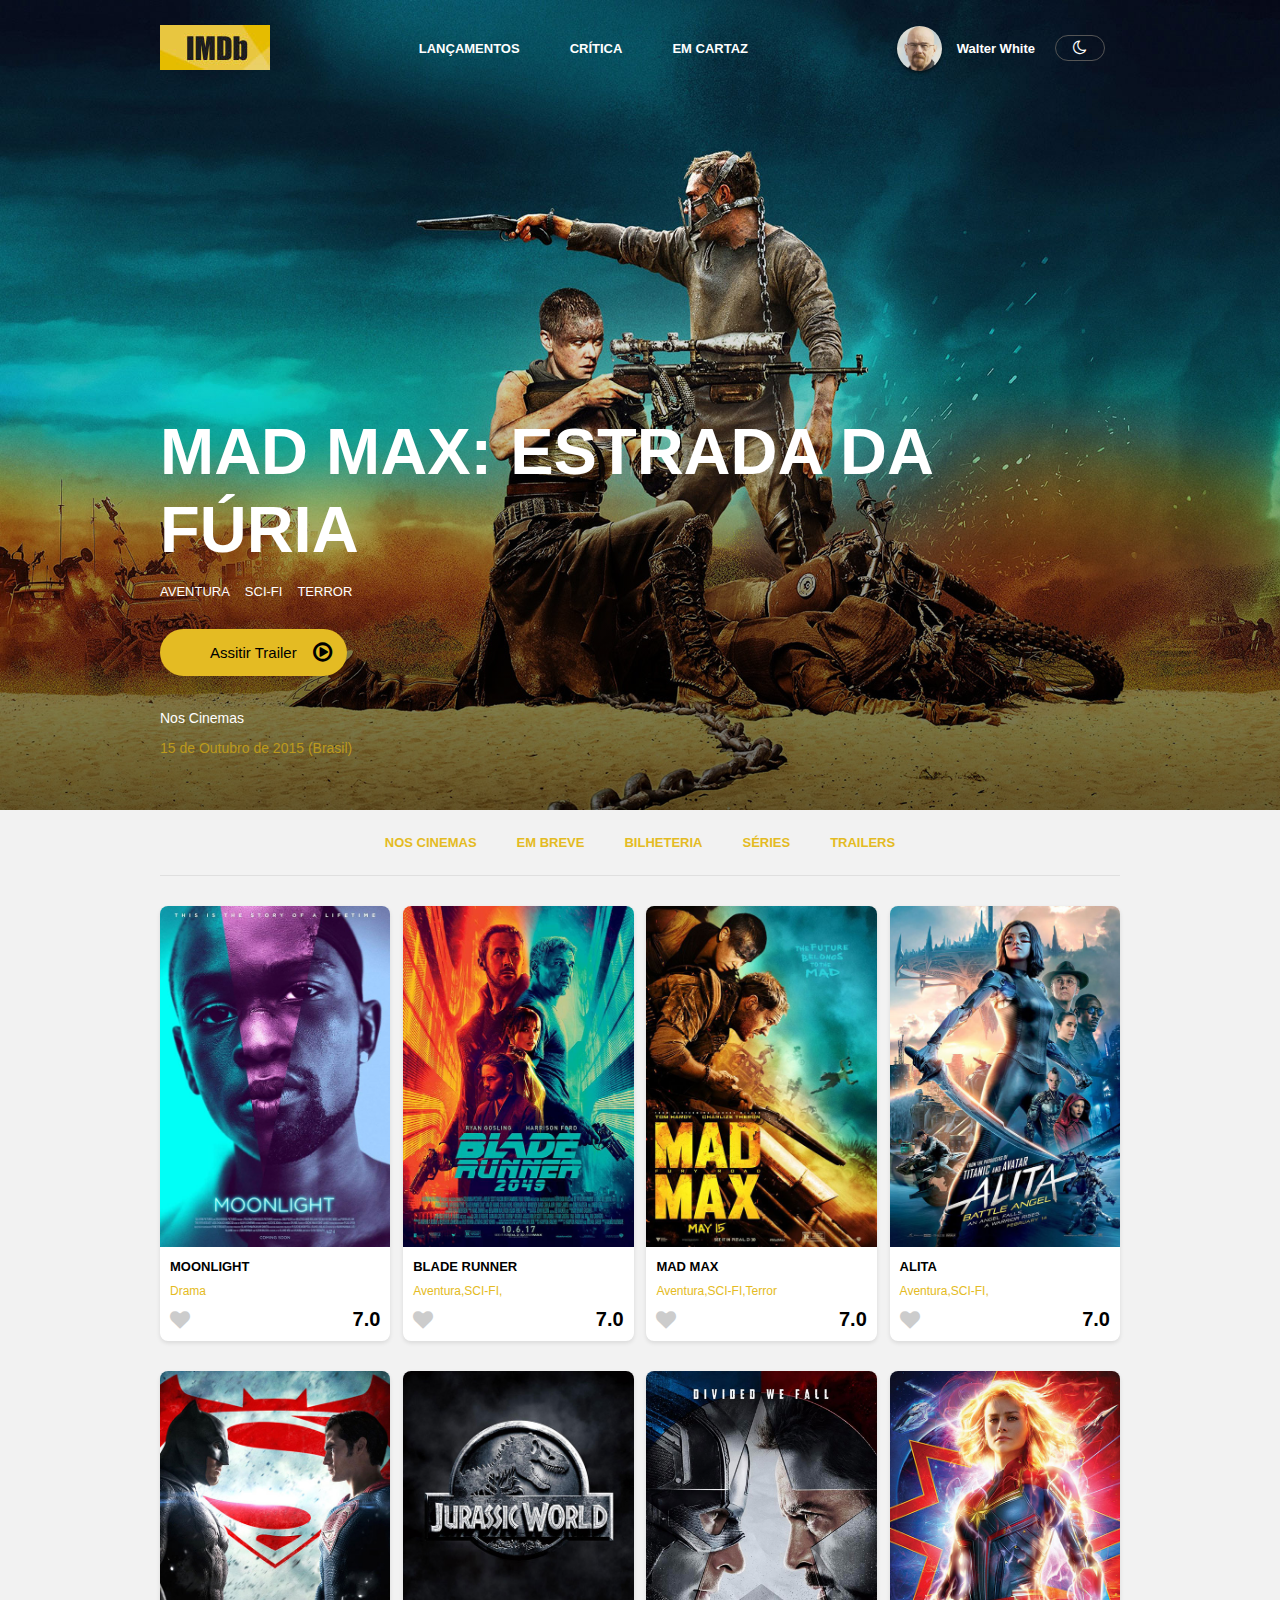
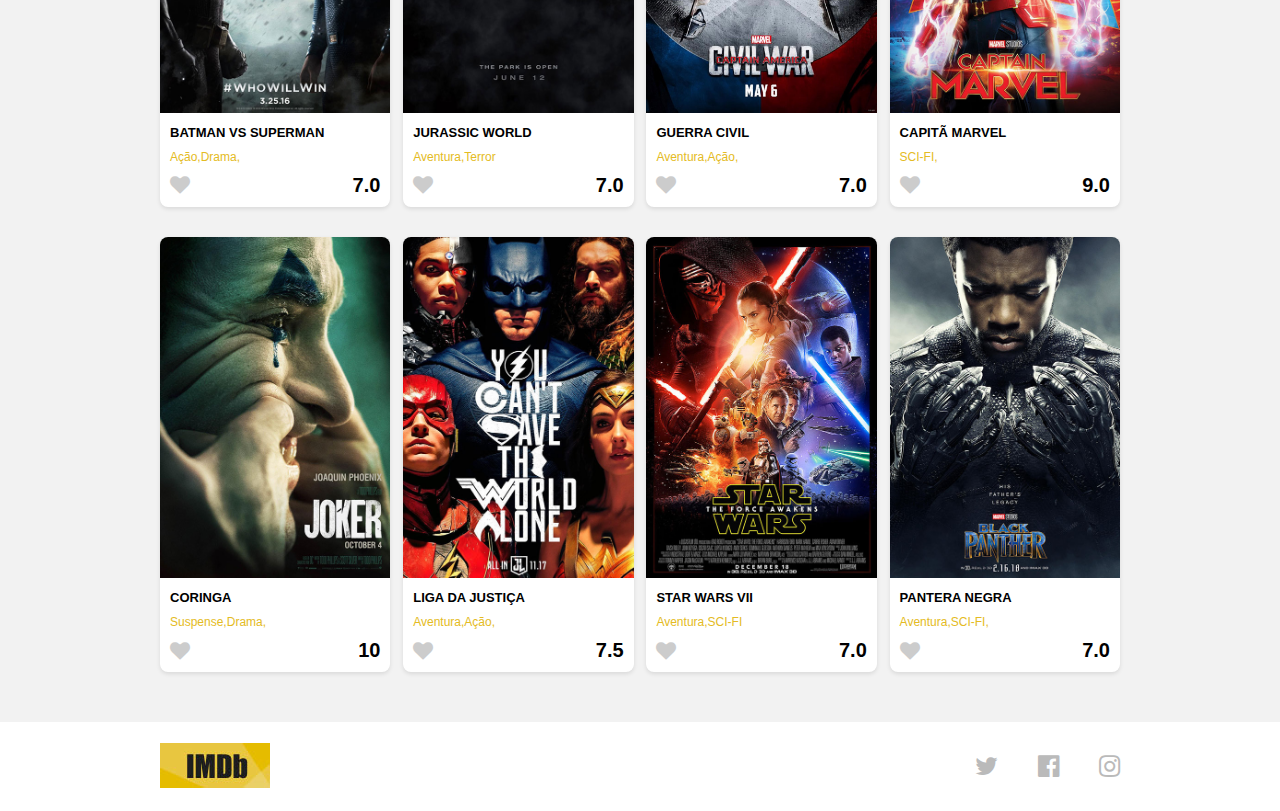
<file: primeiro-modulo/public/index.html>
<!DOCTYPE html>
<html class="no-js" lang="pt-br">

<head>
	<meta charset="utf-8" />
	<meta http-equiv="x-ua-compatible" content="ie=edge" />
	<title>IMDB - CodeNation Filmes</title>
	<meta name="description" content="" />
	<link rel="shortcut icon" type="image/png" href="/favicon.png" />
	<meta name="viewport" content="width=device-width, initial-scale=1" />

	<link rel="stylesheet" href="css/normalize.css" />
	<link rel="stylesheet" href="css/main.css" />
</head>

<body>
	<header class="header">
		<nav class="header-nav">
			<div class="container">
				<a href="#" class="header-logo">
					<img src="img/logo-imdb.jpg" alt="logo IMDB" />
				</a>

				<ul class="header-nav-link">
					<li class="header-nav-link-item"><a href="#">Lançamentos</a></li>
					<li class="header-nav-link-item"><a href="#">Crítica</a></li>
					<li class="header-nav-link-item"><a href="#">Em Cartaz</a></li>
				</ul>

				<div class="header-user">
					<div class="header-user-photo">
						<img src="img/walter-white.jpg" alt="Walter White" />
					</div>

					<div class="header-user-name">
						Walter White
					</div>
					<div class="switch">
						<span class="inner-switch" id="inner-switch">
							<i class="fa fa-moon-o" aria-hidden="true"></i>
						</span>
					</div>
				</div>
			</div>
		</nav>

		<div class="header-content">
			<div class="container">
				<h2 class="header-content-title">Mad Max: Estrada da Fúria</h2>

				<p class="header-content-genre">
					<a href="#" class="header-content-genre-item">Aventura</a>
					<a href="#" class="header-content-genre-item">SCI-FI</a>
					<a href="#" class="header-content-genre-item">Terror</a>
				</p>

				<a href="#" class="header-button">Assitir Trailer <i class="fa fa-play-circle-o"></i></a>

				<div class="header-info">
					<p>Nos Cinemas</p>
					<p>15 de Outubro de 2015 (Brasil)</p>
				</div>
			</div>
		</div>
	</header>

	<main class="catalog">
		<nav class="catalog-menu">
			<div class="container">
				<ul class="catalog-menu-list">
					<li class="catalog-menu-list-item">
						<a href="#">Nos Cinemas</a>
					</li>
					<li class="catalog-menu-list-item">
						<a href="#">Em breve</a>
					</li>
					<li class="catalog-menu-list-item">
						<a href="#">Bilheteria</a>
					</li>
					<li class="catalog-menu-list-item">
						<a href="#">Séries</a>
					</li>
					<li class="catalog-menu-list-item">
						<a href="#">Trailers</a>
					</li>
				</ul>
			</div>
		</nav>

		<div class="container">
			<ul class="catalog-films-list">
				<li class="catalog-films-list-item">
					<figure class="film-poster">
						<img src="img/poster-moonlight.jpg" alt="" />
						<div class="film-poster-info">
							<h3>Moonlight</h3>
							<a href="#" class="film-poster-link"><i class="fa fa-play" aria-hidden="true"></i></a>
						</div>
					</figure>

					<div class="film-summary">
						<h3 class="film-summary-title">Moonlight</h3>
						<p class="summary-genre">
							<a href="#" class="summary-genre-item">Drama</a>
						</p>
						<p class="film-classification">
							<i class="fa fa-heart" aria-hidden="true"></i> 7.0
						</p>
					</div>
				</li>

				<li class="catalog-films-list-item">
					<figure class="film-poster">
						<img src="img/poster-bladerunner.jpg" alt="" />
						<div class="film-poster-info">
							<h3>Blade Runner</h3>
							<a href="#" class="film-poster-link"><i class="fa fa-play" aria-hidden="true"></i></a>
						</div>
					</figure>

					<div class="film-summary">
						<h3 class="film-summary-title">Blade Runner</h3>
						<p class="summary-genre">
							<a href="#" class="summary-genre-item">Aventura,</a>
							<a href="#" class="summary-genre-item">SCI-FI,</a>
						</p>
						<p class="film-classification">
							<i class="fa fa-heart" aria-hidden="true"></i> 7.0
						</p>
					</div>
				</li>

				<li class="catalog-films-list-item">
					<figure class="film-poster">
						<img src="img/poster-mad-max.jpg" alt="" />
						<div class="film-poster-info">
							<h3>Mad Max</h3>
							<a href="#" class="film-poster-link"><i class="fa fa-play" aria-hidden="true"></i></a>
						</div>
					</figure>

					<div class="film-summary">
						<h3 class="film-summary-title">Mad Max</h3>
						<p class="summary-genre">
							<a href="#" class="summary-genre-item">Aventura,</a>
							<a href="#" class="summary-genre-item">SCI-FI,</a>
							<a href="#" class="summary-genre-item">Terror</a>
						</p>
						<p class="film-classification">
							<i class="fa fa-heart" aria-hidden="true"></i> 7.0
						</p>
					</div>
				</li>

				<li class="catalog-films-list-item">
					<figure class="film-poster">
						<img src="img/poster-alita.jpg" alt="" />
						<div class="film-poster-info">
							<h3>Alita</h3>
							<a href="#" class="film-poster-link"><i class="fa fa-play" aria-hidden="true"></i></a>
						</div>
					</figure>

					<div class="film-summary">
						<h3 class="film-summary-title">Alita</h3>
						<p class="summary-genre">
							<a href="#" class="summary-genre-item">Aventura,</a>
							<a href="#" class="summary-genre-item">SCI-FI,</a>
						</p>
						<p class="film-classification">
							<i class="fa fa-heart" aria-hidden="true"></i> 7.0
						</p>
					</div>
				</li>

				<li class="catalog-films-list-item">
					<figure class="film-poster">
						<img src="img/poster-batman-superman.jpg" alt="" />
						<div class="film-poster-info">
							<h3>Batman VS Superman</h3>
							<a href="#" class="film-poster-link"><i class="fa fa-play" aria-hidden="true"></i></a>
						</div>
					</figure>

					<div class="film-summary">
						<h3 class="film-summary-title">Batman VS Superman</h3>
						<p class="summary-genre">
							<a href="#" class="summary-genre-item">Ação,</a>
							<a href="#" class="summary-genre-item">Drama,</a>
						</p>
						<p class="film-classification">
							<i class="fa fa-heart" aria-hidden="true"></i> 7.0
						</p>
					</div>
				</li>

				<li class="catalog-films-list-item">
					<figure class="film-poster">
						<img src="img/poster-jurassic-world.jpg" alt="" />
						<div class="film-poster-info">
							<h3>Jurassic World</h3>
							<a href="#" class="film-poster-link"><i class="fa fa-play" aria-hidden="true"></i></a>
						</div>
					</figure>

					<div class="film-summary">
						<h3 class="film-summary-title">Jurassic World</h3>
						<p class="summary-genre">
							<a href="#" class="summary-genre-item">Aventura,</a>
							<a href="#" class="summary-genre-item">Terror</a>
						</p>
						<p class="film-classification">
							<i class="fa fa-heart" aria-hidden="true"></i> 7.0
						</p>
					</div>
				</li>

				<li class="catalog-films-list-item">
					<figure class="film-poster">
						<img src="img/poster-civil-war.jpg" alt="" />
						<div class="film-poster-info">
							<h3>Guerra Civil</h3>
							<a href="#" class="film-poster-link"><i class="fa fa-play" aria-hidden="true"></i></a>
						</div>
					</figure>

					<div class="film-summary">
						<h3 class="film-summary-title">Guerra Civil</h3>
						<p class="summary-genre">
							<a href="#" class="summary-genre-item">Aventura,</a>
							<a href="#" class="summary-genre-item">Ação,</a>
						</p>
						<p class="film-classification">
							<i class="fa fa-heart" aria-hidden="true"></i> 7.0
						</p>
					</div>
				</li>

				<li class="catalog-films-list-item">
					<figure class="film-poster">
						<img src="img/poster-capita-marvel.jpg" alt="" />
						<div class="film-poster-info">
							<h3>Capitã Marvel</h3>
							<a href="#" class="film-poster-link"><i class="fa fa-play" aria-hidden="true"></i></a>
						</div>
					</figure>
					<div class="film-summary">
						<h3 class="film-summary-title">Capitã Marvel</h3>
						<p class="summary-genre">
							<a href="#" class="summary-genre-item">SCI-FI,</a>
						</p>
						<p class="film-classification">
							<i class="fa fa-heart" aria-hidden="true"></i> 9.0
						</p>
					</div>
				</li>

				<li class="catalog-films-list-item">
					<figure class="film-poster">
						<img src="img/poster-coringa.jpg" alt="" />
						<div class="film-poster-info">
							<h3>Coringa</h3>
							<a href="#" class="film-poster-link"><i class="fa fa-play" aria-hidden="true"></i></a>
						</div>
					</figure>
					<div class="film-summary">
						<h3 class="film-summary-title">Coringa</h3>
						<p class="summary-genre">
							<a href="#" class="summary-genre-item">Suspense,</a>
							<a href="#" class="summary-genre-item">Drama,</a>
						</p>
						<p class="film-classification">
							<i class="fa fa-heart" aria-hidden="true"></i> 10
						</p>
					</div>
				</li>

				<li class="catalog-films-list-item">
					<figure class="film-poster">
						<img src="img/poster-liga-justica.jpg" alt="" />
						<div class="film-poster-info">
							<h3>Liga da Justiça</h3>
							<a href="#" class="film-poster-link"><i class="fa fa-play" aria-hidden="true"></i></a>
						</div>
					</figure>
					<div class="film-summary">
						<h3 class="film-summary-title">Liga da Justiça</h3>
						<p class="summary-genre">
							<a href="#" class="summary-genre-item">Aventura,</a>
							<a href="#" class="summary-genre-item">Ação,</a>
						</p>
						<p class="film-classification">
							<i class="fa fa-heart" aria-hidden="true"></i> 7.5
						</p>
					</div>
				</li>

				<li class="catalog-films-list-item">
					<figure class="film-poster">
						<img src="img/poster-star-wars.jpg" alt="" />
						<div class="film-poster-info">
							<h3>Star Wars VII</h3>
							<a href="#" class="film-poster-link"><i class="fa fa-play" aria-hidden="true"></i></a>
						</div>
					</figure>
					<div class="film-summary">
						<h3 class="film-summary-title">Star Wars VII</h3>
						<p class="summary-genre">
							<a href="#" class="summary-genre-item">Aventura,</a>
							<a href="#" class="summary-genre-item">SCI-FI</a>
						</p>
						<p class="film-classification">
							<i class="fa fa-heart" aria-hidden="true"></i> 7.0
						</p>
					</div>
				</li>

				<li class="catalog-films-list-item">
					<figure class="film-poster">
						<img src="img/poster-pantera-negra.jpg" alt="" />
						<div class="film-poster-info">
							<h3>Pantera Negra</h3>
							<a href="#" class="film-poster-link"><i class="fa fa-play" aria-hidden="true"></i></a>
						</div>
					</figure>
					<div class="film-summary">
						<h3 class="film-summary-title">Pantera Negra</h3>
						<p class="summary-genre">
							<a href="#" class="summary-genre-item">Aventura,</a>
							<a href="#" class="summary-genre-item">SCI-FI,</a>
						</p>
						<p class="film-classification">
							<i class="fa fa-heart" aria-hidden="true"></i> 7.0
						</p>
					</div>
				</li>
			</ul>
		</div>
	</main>

	<footer class="footer">
		<div class="container">
			<a href="#">
				<img class="footer-image" src="img/logo-imdb.jpg" alt="" />
			</a>
			<ul class="footer-list">
				<li class="footer-list-item icon-twitter">
					<a href="#">
						<i class="fa fa-twitter" aria-hidden="true"></i>
					</a>
				</li>
				<li class="footer-list-item icon-facebook">
					<a href="#">
						<i class="fa fa-facebook-official" aria-hidden="true"></i>
					</a>
				</li>
				<li class="footer-list-item icon-instagram">
					<a href="#">
						<i class="fa fa-instagram" aria-hidden="true"></i>
					</a>
				</li>
			</ul>
		</div>
	</footer>
	<script src="js/script.js"></script>
</body>

</html>
</file>
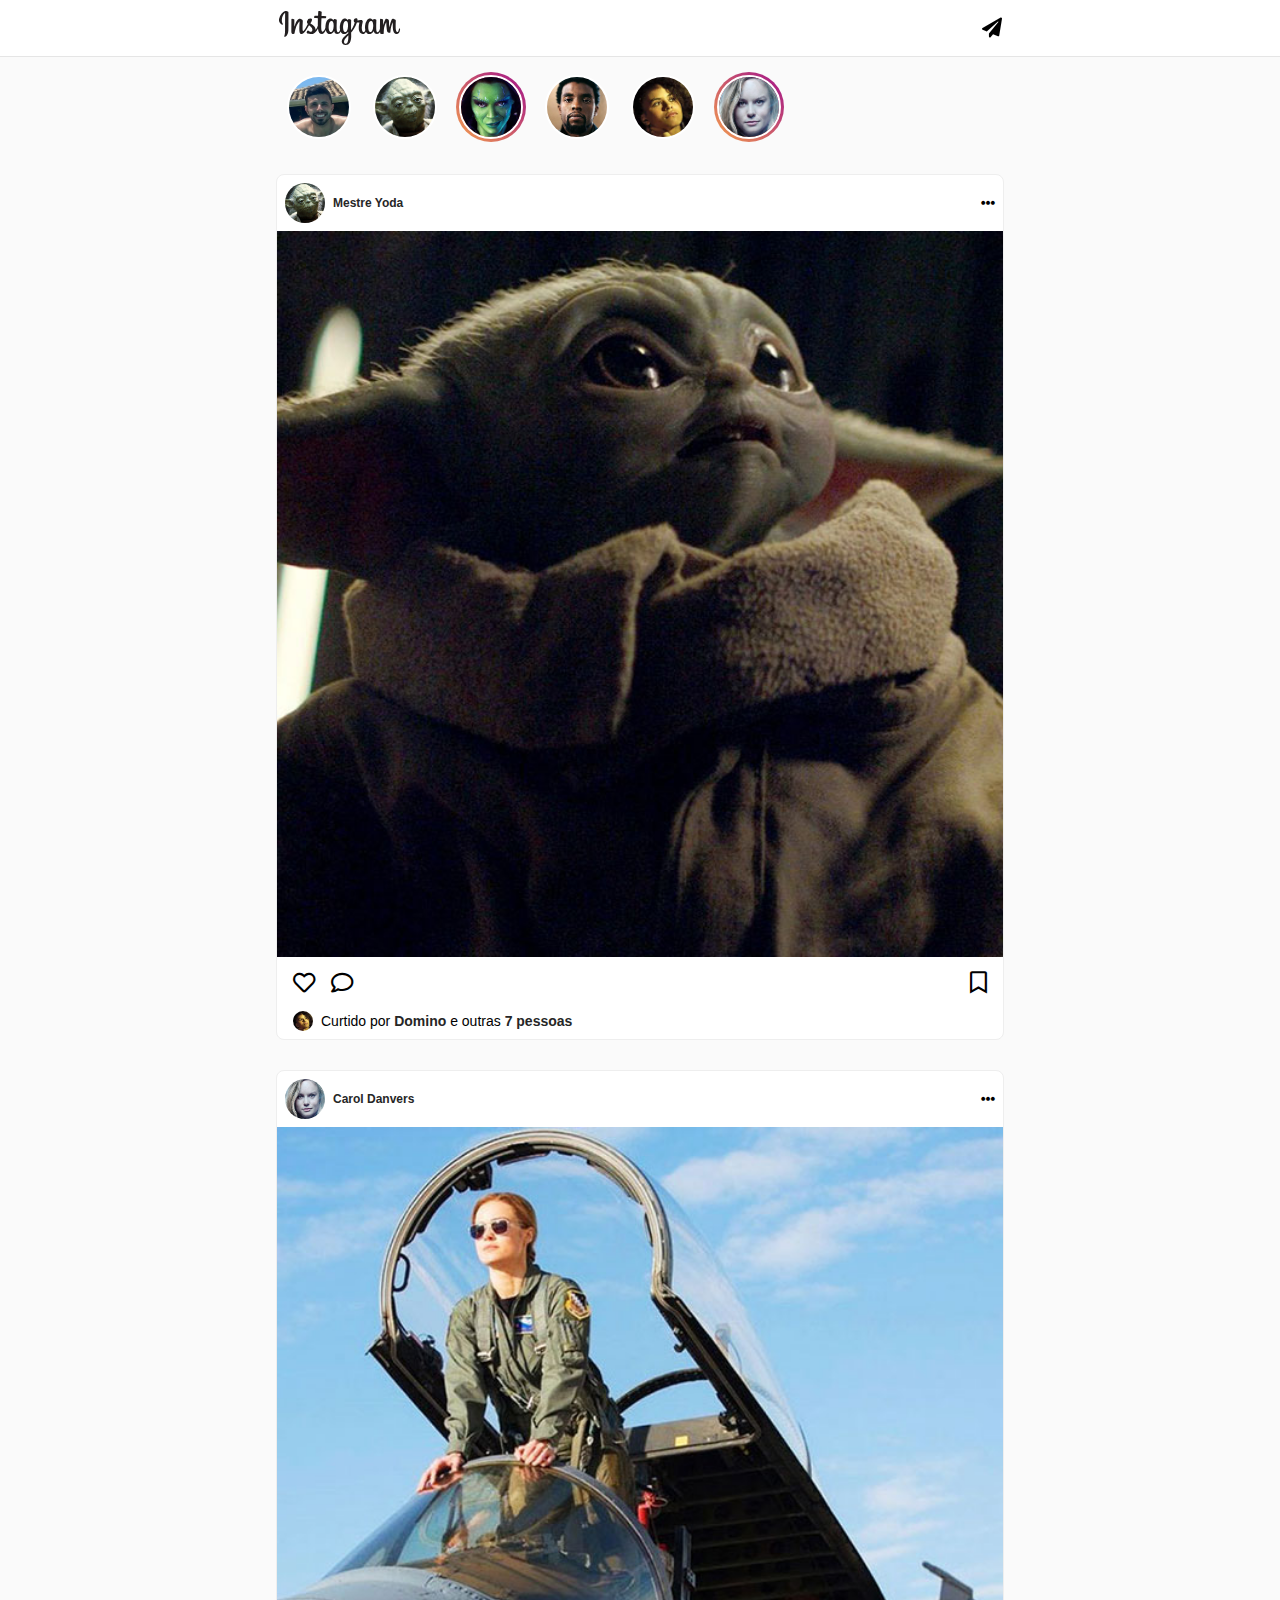
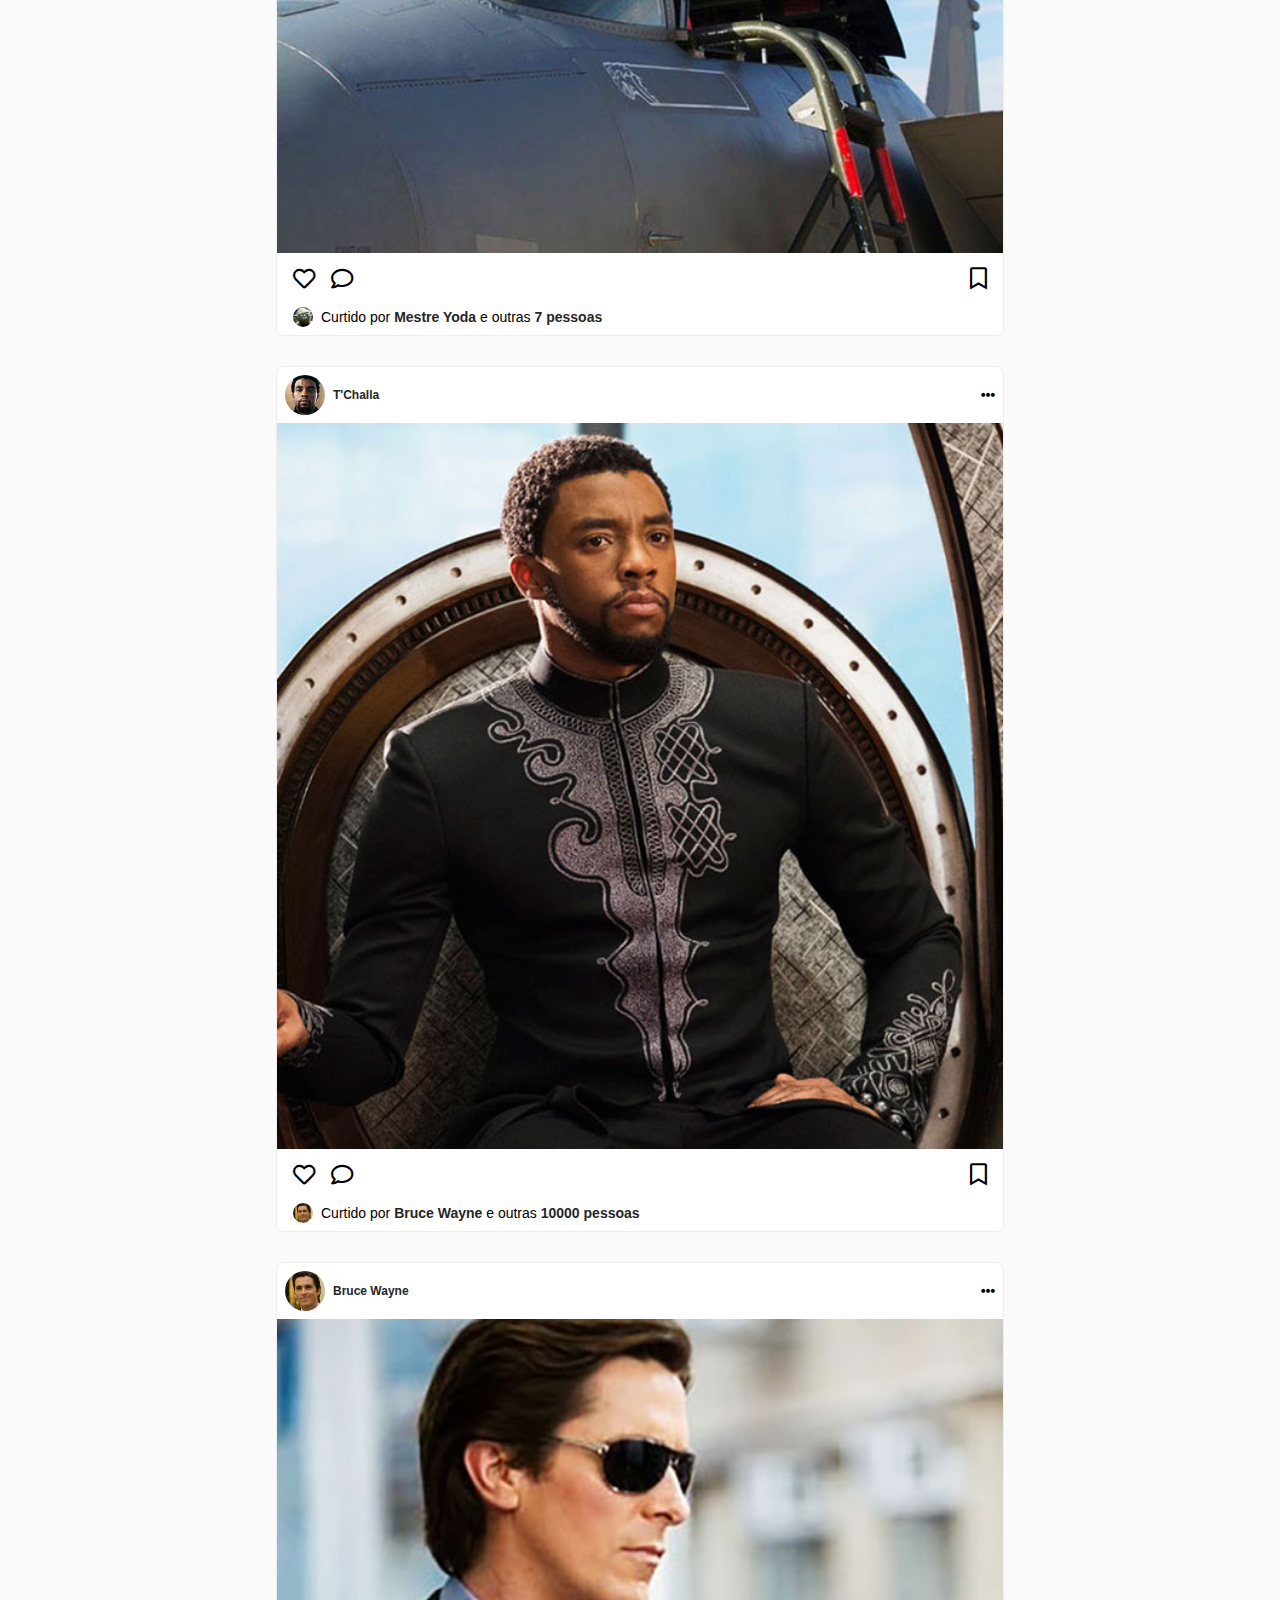
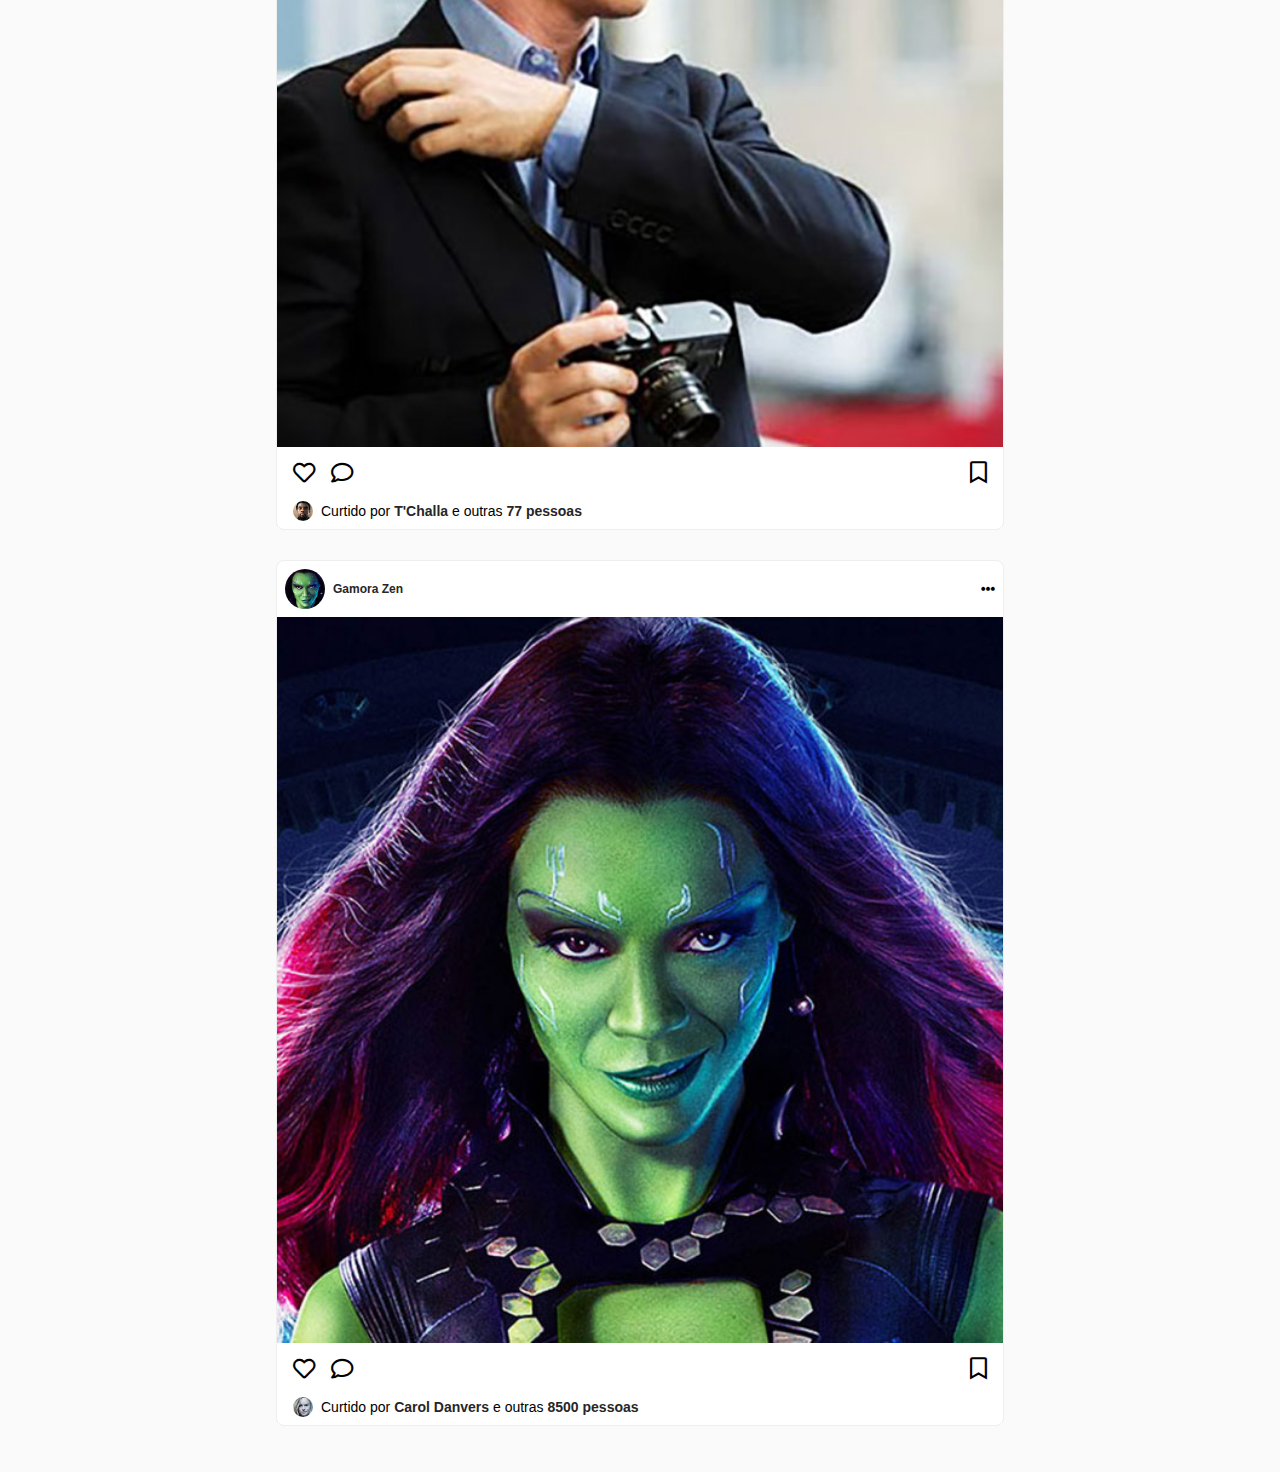
<file: segundo-modulo/public/index.html>
<!DOCTYPE html>
<html class="no-js" lang="pt-br">
	<head>
		<meta charset="utf-8" />
		<title>Instagram Codenation</title>
		<meta name="description" content="" />
		<link rel="shortcut icon" type="image/png" href="/favicon.png" />
		<meta name="viewport" content="width=device-width, initial-scale=1" />

		<link rel="stylesheet" href="css/normalize.css" />
		<link rel="stylesheet" href="css/fontawesome.min.css" />
		<link rel="stylesheet" href="css/main.css" />
	</head>
	<body>
		<header class="header">
			<div class="container">
				<a href="#" class="header__logo">
					<img src="img/instagram-logo.svg" alt="Instagram logo">
				</a>
				<div>
					<button class="header__icon icon">
						<i class="fas fa-paper-plane"></i>
					</button>
				</div>
			</div>
		</header>
		<main>
			<section class="stories container">
				<ul class="stories__list">
					<li class="user__image">
						<a href="#" class="stories__image__wrapper user__image__wrapper">
							<img class="stories__image" src="img/profile.jpeg" alt="Stefano Saffran">
						</a href="#">
					</li>
					<li class="user__image">
						<a href="#" class="stories__image__wrapper user__image__wrapper">
							<img class="stories__image" src="img/profiles/yoda/yoda-profile.jpg" alt="Yoda">
						</a href="#">
					</li>
					<li class="user__image stories__item--new">
						<a href="#" class="stories__image__wrapper user__image__wrapper">
							<img class="stories__image" src="img/profiles/gamora/gamora-profile.jpg" alt="Gamora">
						</a href="#">
					</li>
					<li class="user__image">
						<a href="#" class="stories__image__wrapper user__image__wrapper">
							<img class="stories__image" src="img/profiles/black-panther/black-panther-profile.jpg" alt="Black Panther">
						</a href="#">
					</li>
					<li class="user__image">
						<a href="#" class="stories__image__wrapper user__image__wrapper">
							<img class="stories__image" src="img/profiles/domino/domino-profile.jpg" alt="Domino">
						</a href="#">
					</li>
					<li class="user__image stories__item--new">
						<a href="#" class="stories__image__wrapper user__image__wrapper">
							<img class="stories__image" src="img/profiles/carol/carol-profile.jpg" alt="Bruce">
						</a href="#">
					</li>
				</ul>
			</section>
			<section class="container">
				<div class="feed">
					<article class="post">
						<header class="post__header">
							<div class="post__user">
								<a href="#">
									<img class="user__image" src="img/profiles/yoda/yoda-profile.jpg" alt="Yoda">
								</a>
								<span><a href="#">Mestre Yoda</a></span>
							</div>
							<button class="post__icon icon">
								<i class="fas fa-ellipsis-h"></i>
							</button>
						</header>
						<figure class="post__image">
							<img src="img/profiles/yoda/yoda-1.jpg" alt="Yoda">
						</figure>
						<div class="post__footer">
							<section class="footer__links">
								<button class="footer__icon icon">
									<i class="far fa-heart"></i>
								</button>
								<button class="footer__icon icon">
									<i class="far fa-comment"></i>
								</button>
								<button class="footer__icon icon">
									<i class="far fa-bookmark"></i>
								</button>
							</section>
							<section>
								<div class="post__likes">
									<img class="user__image" src="img/profiles/domino/domino-profile.jpg" alt="Domino">
									<span>Curtido por <a href="#">Domino</a> e outras <a href="#">7 pessoas</a></span>
								</div>						
							</section>
						</div>
					</article>
					<article class="post">
						<header class="post__header">
							<div class="post__user">
								<a href="#">
									<img class="user__image" src="img/profiles/carol/carol-profile.jpg" alt="Carol">
								</a>
								<span><a href="#">Carol Danvers</a></span>
							</div>
							<button class="post__icon icon">
								<i class="fas fa-ellipsis-h"></i>
							</button>
						</header>
						<figure class="post__image">
							<img src="img/profiles/carol/carol-5.jpg" alt="Carol">
						</figure>
						<div class="post__footer">
							<section class="footer__links">
								<button class="footer__icon icon">
									<i class="far fa-heart"></i>
								</button>
								<button class="footer__icon icon">
									<i class="far fa-comment"></i>
								</button>
								<button class="footer__icon icon">
									<i class="far fa-bookmark"></i>
								</button>
							</section>
							<section>
								<div class="post__likes">
									<img class="user__image" src="img/profiles/yoda/yoda-profile.jpg" alt="Yoda">
									<span>Curtido por <a href="#">Mestre Yoda</a> e outras <a href="#">7 pessoas</a></span>
								</div>						
							</section>
						</div>
					</article>					
					<article class="post">
						<header class="post__header">
							<div class="post__user">
								<a href="#">
									<img class="user__image" src="img/profiles/black-panther/black-panther-profile.jpg" alt="T'Challa">
								</a>
								<span><a href="#">T'Challa</a></span>
							</div>
							<button class="post__icon icon">
								<i class="fas fa-ellipsis-h"></i>
							</button>
						</header>
						<figure class="post__image">
							<img src="img/profiles/black-panther/black-panther-3.jpg" alt="T'Challa">
						</figure>
						<div class="post__footer">
							<section class="footer__links">
								<button class="footer__icon icon">
									<i class="far fa-heart"></i>
								</button>
								<button class="footer__icon icon">
									<i class="far fa-comment"></i>
								</button>
								<button class="footer__icon icon">
									<i class="far fa-bookmark"></i>
								</button>
							</section>
							<section>
								<div class="post__likes">
									<img class="user__image" src="img/profiles/bruce/bruce-profile.jpg" alt="Bruce Wayne">
									<span>Curtido por <a href="#">Bruce Wayne</a> e outras <a href="#">10000 pessoas</a></span>
								</div>						
							</section>
						</div>
					</article>
					<article class="post">
						<header class="post__header">
							<div class="post__user">
								<a href="#">
									<img class="user__image" src="img/profiles/bruce/bruce-profile.jpg" alt="Bruce Wayne">
								</a>
								<span><a href="#">Bruce Wayne</a></span>
							</div>
							<button class="post__icon icon">
								<i class="fas fa-ellipsis-h"></i>
							</button>
						</header>
						<figure class="post__image">
							<img src="img/profiles/bruce/bruce-1.jpg" alt="Bruce Wayne">
						</figure>
						<div class="post__footer">
							<section class="footer__links">
								<button class="footer__icon icon">
									<i class="far fa-heart"></i>
								</button>
								<button class="footer__icon icon">
									<i class="far fa-comment"></i>
								</button>
								<button class="footer__icon icon">
									<i class="far fa-bookmark"></i>
								</button>
							</section>
							<section>
								<div class="post__likes">
									<img class="user__image" src="img/profiles/black-panther/black-panther-profile.jpg" alt="Domino">
									<span>Curtido por <a href="#">T'Challa</a> e outras <a href="#">77 pessoas</a></span>
								</div>						
							</section>
						</div>
					</article>
					<article class="post">
						<header class="post__header">
							<div class="post__user">
								<a href="#">
									<img class="user__image" src="img/profiles/gamora/gamora-profile.jpg" alt="Gamora">
								</a>
								<span><a href="#">Gamora Zen</a></span>
							</div>
							<button class="post__icon icon">
								<i class="fas fa-ellipsis-h"></i>
							</button>
						</header>
						<figure class="post__image">
							<img src="img/profiles/gamora/gamora-1.jpg" alt="Gamora">
						</figure>
						<div class="post__footer">
							<section class="footer__links">
								<button class="footer__icon icon">
									<i class="far fa-heart"></i>
								</button>
								<button class="footer__icon icon">
									<i class="far fa-comment"></i>
								</button>
								<button class="footer__icon icon">
									<i class="far fa-bookmark"></i>
								</button>
							</section>
							<section>
								<div class="post__likes">
									<img class="user__image" src="img/profiles/carol/carol-profile.jpg" alt="Carol">
									<span>Curtido por <a href="#">Carol Danvers</a> e outras <a href="#">8500 pessoas</a></span>
								</div>						
							</section>
						</div>
					</article>
				</div>
			</section>
		</main>
	</body>
</html>
</file>
<file: segundo-modulo/public/css/main.css>
@import url('https://fonts.googleapis.com/css?family=Open+Sans:400,700&display=swap');

*,
*:after,
*:before {
  margin: 0;
  padding: 0;
  outline: 0;
  box-sizing: border-box;
}

*:focus {
  outline: 0;
}

html, body {
  height: 100%;
}

body {
  text-rendering: optimizeLegibility !important;
  -webkit-font-smoothing: antialiased !important;
  background: #fafafa;
	display: flex;
	flex-direction: column;
	line-height: 18px;
}

body, input, button, input::placeholder, textarea::placeholder {
  font: 10px sans-serif;
}

a {
  text-decoration: none;
}

ul {
  list-style: none;
}

button {
  cursor: pointer;
}

figure {
	margin: 0;
}

.container {
	width: 100%;
	margin: 0 auto;
}

.icon {
	background: transparent;
	border: 0;
}

.user__image__wrapper {
	border-radius: 100%;
	border: 2px solid white;
	display: inline-block;
	overflow: hidden;
}

.user__image {
	display: flex;
	border-radius: 50%;
	overflow: hidden;
}

/* header */

.header {
	position: fixed;
	width: 100%;
	background: #fff;

	padding: 8px 16px;

	box-shadow: 0 1px 0 #00000015;
}

.header .container {
	display: flex;
	justify-content: space-between;
}

.header .container  div {
	display: flex;
	justify-content: space-between;
	align-items: center;
}

.header .container  div button {
	margin-left: 22px;
}

.header__logo {
	height: 40px;
}

.header__logo img {
	height: 100%;
}

.header__icon img {
	height: 22px;
}

.header .user__image img {
	height: 24px;
}

.header__icon {
	font-size: 2em;
	width: 24px;
	height: 24px;
}

/* stories	*/

.stories {
	overflow-x: hidden;
	overflow-y: auto;
	width: 100%;
}

.stories__list {
	display: flex;
	align-items: center;
	justify-content: flex-start;
	
	width: 100%;
	margin-top: 56px;
	padding: 16px 0;

	overflow-x: auto;
}

.stories .user__image {
	width: 70px;
	height: 70px;
	margin: 0 8px;
	justify-content: center;
	align-items: center;
	min-width: 70px;
}

.stories__item--new {
	background: linear-gradient(45deg, rgba(245,160,77,1) 0%, rgba(160,15,139,1) 100%);
	
}

.stories .stories__image__wrapper {
	height: 64px;
	width: 64px;
}

.stories__image {
	height: 100%;
	width: 100%;
}

/* feed */

.feed {
	width: 100%;
  display: flex;
  flex-direction: column;
	padding: 16px;
}

.post {
	background: #fff;
	border: 1px solid #eee;
	border-radius: 8px;
	margin-bottom: 15px;
}

/* feed header	*/

.post__header {
	display: flex;
	justify-content: space-between;
	padding: 8px;
}

.post__user {
	display: flex;
	align-items: center;
}

.post__user .user__image {
	width: 40px;
	height: 40px;
	margin-right: 8px;
}

.post__user span a {
	color: rgb(38, 38, 38);
	font-size: 1.2em;
	font-weight: bold;
}

.post__icon {
	font-size: 1.4em;
}

/* feed figure	*/

.post__image {
	overflow: hidden;
	height: auto;
  width: 100%;
}

.post__image img {
	width: 100%;
}

/* feed footer	*/

.post__footer {
	display: flex;
	flex-direction: column;
	padding: 0 16px;
}

.footer__links {
	display: flex;
	align-items: center;
	justify-content: flex-start;
	margin: 4px 0 6px;
}

.footer__icon {
	font-size: 1.4rem;
	margin: 8px;
}

.footer__icon:first-child {
	margin-left: 0;
}

.footer__icon:last-child {
	margin-left: auto;
	margin-right: 0;
}

.footer__icon img {
	width: 24px;
	height: 24px;
}

.post__likes {
	display: flex;
	align-items: center;
	font-size: 1.4em;
	margin-bottom: 8px;
}

.post__likes .user__image {
	width: 20px;
	min-width: 20px;
	height: 20px;
	margin-right: 8px;
}

.post__likes span a {
	color:  rgb(38, 38, 38);
	font-weight: 600;
}

@media (min-width: 728px) {
	.container {
		width: 728px;
	}

	.feed {
		padding: 16px 0;
	}
}

@media (min-width: 640px) {
	.post {
		margin-bottom: 30px;
	}
}
</file>
<file: primeiro-modulo/public/css/main.css>
@import url(https://maxcdn.bootstrapcdn.com/font-awesome/4.6.3/css/font-awesome.min.css);
@import url(https://fonts.googleapis.com/css?family=Montserrat:400, 700);

* {
  box-sizing: border-box;
}

body {
  font-size: 10px;
  font-family: "Montserrat", sans-serif;
}

.container {
  margin: 0 auto;
  position: relative;
  max-width: 960px;
  width: 100%;
}

.dark,
.dark * {
  background-color: #222 !important;
  color: #e6e6e6;
  border-color: #e6e6e6;
}

/* Header */
header.header {
  background-attachment: fixed;
  background-image: url(../img/capa-madmax2.jpg);
  background-repeat: no-repeat;
  background-size: cover;

  display: flex;
  flex-direction: column;
  justify-content: space-between;

  height: 90vh;
  padding: 20px;
  position: relative;
  width: 100%;
}

.header::after {
  content: "";
  background: linear-gradient(
    0deg,
    rgba(0, 0, 0, 0.6) 0%,
    rgba(0, 212, 255, 0) 75%
  );

  height: 100%;
  width: 100%;

  left: 0;
  top: 0;
  position: absolute;
}

.header-nav {
  z-index: 2;
  display: flex;
}

.header-nav .container {
  display: flex;
  align-items: center;
  justify-content: space-between;
}

.header-logo {
  display: inline-block;
}

.header-nav-link {
  display: flex;

  list-style: none;

  margin: 0;
  padding: 0;
}

.header-nav-link-item {
  margin: 0 25px;
}

.header-nav-link-item a {
  color: #fff;

  font-size: 1.3em;
  font-weight: bold;

  text-decoration: none;
  text-transform: uppercase;

  transition: all 0.2s ease-in-out;
}

.catalog-menu-list-item a {
  color: #fff;

  font-size: 1.3em;
  font-weight: bold;

  text-decoration: none;
  text-transform: uppercase;
}

.header-nav-link-item a:hover {
  color: #e4bb23;
}

.header-user {
  display: flex;
  justify-content: flex-start;
  align-items: center;
}

.header-user-photo {
  border-radius: 100%;
  box-shadow: 0 2px 3px rgba(0, 0, 0, 0.5);

  height: 45px;
  width: 45px;

  margin-right: 15px;
  overflow: hidden;
}

.header-user-name {
  color: #fff;

  font-size: 1.3em;
  font-weight: bold;
}

.switch {
  align-self: flex-end;

  color: #fff;

  font-size: 1.3em;
  font-weight: bold;
  margin: 0.9375rem;
}

.inner-switch {
  display: inline-block;
  cursor: pointer;
  border: 1px solid #555;
  border-radius: 1.25rem;
  width: 3.125rem;
  text-align: center;
  font-size: 1rem;
  padding: 0.1875rem;
  margin-left: 0.3125rem;
}

.header-user-photo img {
  width: 100%;
  height: auto;
}

.header-content {
  width: 100%;
}

.header-content .container {
  position: relative;
  z-index: 2;
}

.header-content-title {
  color: #fff;

  font-size: 6.5em;
  font-weight: bold;

  line-height: 1.2em;
  margin: 0;
  text-transform: uppercase;
}

.header-content-genre {
  display: flex;
  margin: 15px 0 30px;
  font-size: 13px;
}

.header-content-genre-item {
  color: #fff;

  text-decoration: none;
  text-transform: uppercase;

  margin-right: 15px;
  transition: all 0.2s ease-in-out;
}

.header-content-genre-item:hover {
  color: #e4bb23;
}

.header-button {
  display: inline-block;

  color: #000;
  background-color: #e4bb23;

  font-size: 1.5em;
  text-decoration: none;
  border-radius: 40px;
  padding: 15px 50px;
  position: relative;
  transition: all 0.2s ease-in-out;
}

.header-button:hover {
  background-color: #bc9a1d;
}

.header-button i {
  font-size: 1.5em;
  position: absolute;
  right: 15px;
  top: 12px;
}

.header-info {
  padding: 20px 0;
  font-size: 1.4em;
  color: #fff;
}

.header-info p:last-child {
  color: #bc9a1d;
}

/* Main */
.catalog {
  background-color: #f2f2f2;
  width: 100%;
}

.catalog-menu {
  width: 100%;
}

.catalog-menu-list {
  display: flex;
  align-items: center;
  justify-content: center;

  list-style: none;

  margin: 0 auto;
  padding: 0 20px;
  border-bottom: 1px solid rgba(0, 0, 0, 0.08);
}

.catalog-menu.dark .container .catalog-menu-list {
  border-bottom: 1px solid #e4bb23;
}

.catalog-menu-list-item {
  margin: 0 20px;
}

.catalog-menu-list-item a {
  color: #e4bb23;
  display: inline-block;
  padding: 25px 0;
}

.catalog-menu-list-item a:hover {
  box-shadow: inset 0 -3px 0 #e4bb23;
}

.catalog-films-list {
  display: flex;
  align-items: flex-start;
  flex-direction: row;
  flex-wrap: wrap;
  justify-content: space-between;

  padding: 20px 0;
  width: 100%;
  margin: 0;
  margin-top: 10px;
}

.catalog-films-list-item {
  display: flex;
  flex-direction: column;

  background-color: #fff;
  box-shadow: 0 2px 4px rgba(0, 0, 0, 0.1);

  border-radius: 8px;
  margin-bottom: 30px;
  width: 24%;
  overflow: hidden;
}

.catalog.dark
  .container
  .catalog-films-list
  .catalog-films-list-item
  .film-summary,
.catalog.dark
  .container
  .catalog-films-list
  .catalog-films-list-item
  .film-summary
  h3,
.catalog.dark
  .container
  .catalog-films-list
  .catalog-films-list-item
  .film-summary
  p,
.catalog.dark
  .container
  .catalog-films-list
  .catalog-films-list-item
  .film-summary
  p
  i,
.catalog.dark
  .container
  .catalog-films-list
  .catalog-films-list-item
  .film-summary
  p
  a {
  background-color: #0f0f0f !important;
}

.film-poster {
  margin: 0;
  width: 100%;
  height: auto;
  overflow: hidden;
  position: relative;
}

.film-poster img {
  width: 100%;
  height: auto;
}

.film-poster-info {
  display: flex;
  flex-direction: column;
  align-items: center;
  justify-content: center;
  text-align: center;

  top: 0;
  height: 100%;
  width: 100%;
  left: 0;
  position: absolute;

  opacity: 0;
  background-color: rgba(0, 0, 0, 0.5) !important;
  padding: 80px 20px;
  transition: all 0.2s ease-in-out;
  visibility: hidden;
  z-index: 1;
}

.catalog-films-list-item:hover .film-poster-info {
  opacity: 1;
  visibility: visible;
}

.film-poster-info h3 {
  color: #e4bb23;
  font-size: 2em;
  line-height: 1em;
  text-transform: uppercase;
  background-color: transparent !important;
}

.film-poster-link {
  color: #fff;
  font-size: 5em;
  transition: all 0.2s ease-in-out;
  background-color: transparent !important;
}

.film-poster-link i {
  background-color: transparent !important;
}

.film-poster-link:hover {
  color: #e4bb23;
}

.film-summary {
  padding: 10px;
  width: 100%;
}

.film-summary-title {
  font-size: 1.3em;
  font-weight: bold;

  margin: 0;

  text-transform: uppercase;
}

.summary-genre {
  display: flex;
}

.summary-genre-item {
  text-decoration: none;
  font-size: 1.2em;
  color: #e4bb23;
}

.summary-genre-item:hover {
  text-decoration: underline;
}

.film-classification {
  display: flex;
  align-items: center;
  justify-content: space-between;

  margin: 0;

  font-size: 2em;
  font-weight: bold;
}

.film-classification i {
  color: #ccc;
  cursor: pointer;
}

.film-classification i:hover {
  color: #e74c3c;
}

/* Footer */
.footer {
  background-color: #fff;
  color: #bababa;
  padding: 20px 0;
  text-align: center;
  width: 100%;
}

.footer.dark {
  border-top: 1px solid #e4bb23;
}

.footer .container {
  display: flex;
  justify-content: space-between;
  align-items: center;
}

.footer-list {
  padding: 0;
  list-style: none;
  display: flex;
}

.footer-list-item {
  margin: 0 20px;
}

.footer-list-item:last-child {
  margin-right: 0;
}

.footer-list-item a {
  font-size: 2.5em;
  color: #bababa;
  text-decoration: none;
  transition: all 0.2s ease-in-out;
}

.icon-twitter a i:hover {
  color: #55acee !important;
}

.icon-facebook a i:hover {
  color: #3b5998;
}

.icon-instagram a i:hover {
  color: #e95950;
}
</file>
